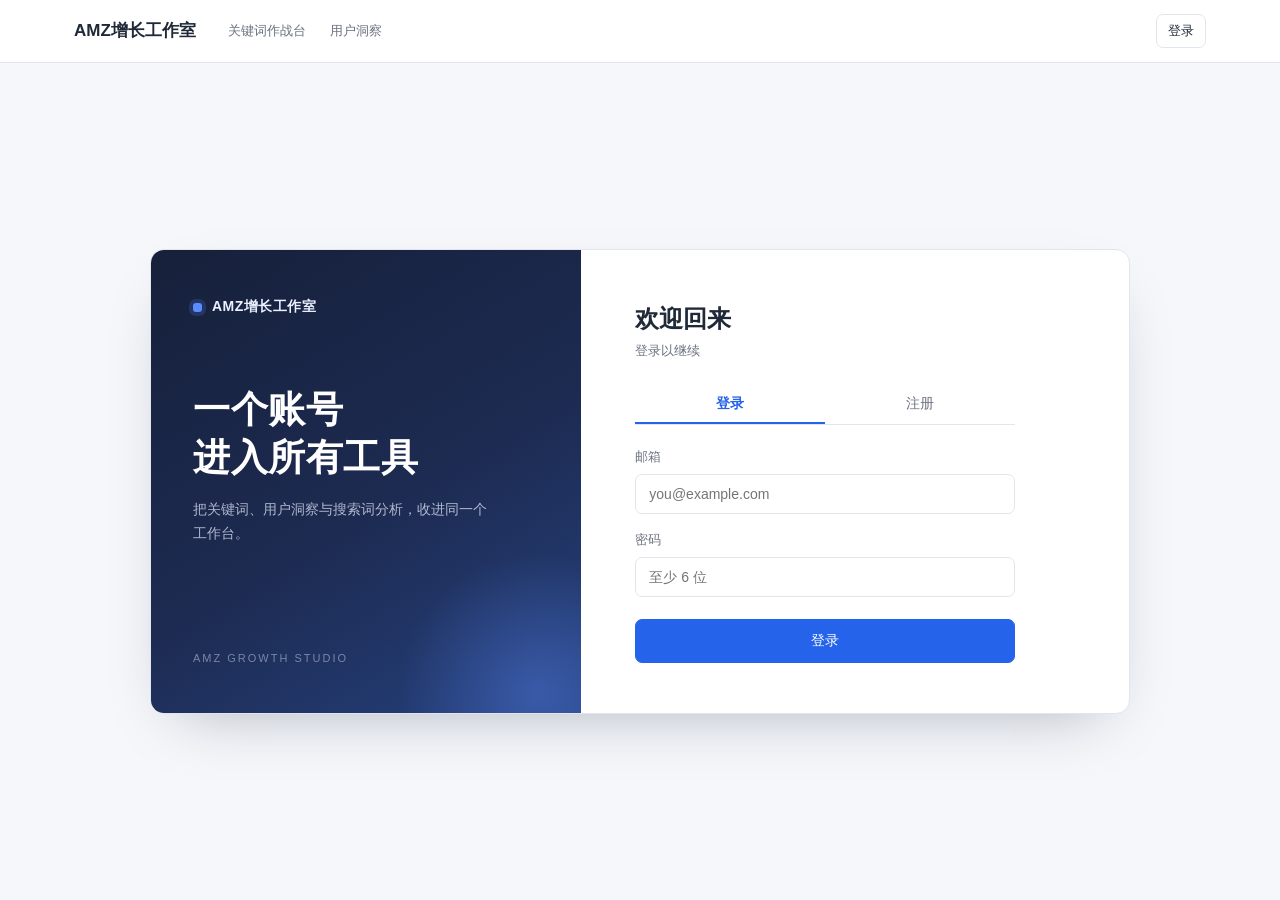
<file: index.html>
<!doctype html>
<html lang="zh-CN">
<head>
<meta charset="utf-8">
<meta name="viewport" content="width=device-width, initial-scale=1">
<title>登录 · AMZ增长工作室</title>
<link rel="icon" href="data:,">
<link rel="stylesheet" href="assets/style.css?v=3">
</head>
<body class="login-page">
<header class="app-header" id="app-header"></header>
<main class="login-stage">
  <section class="login-shell">
    <aside class="login-aside">
      <div class="login-aside-brand"><span class="login-dot"></span> AMZ增长工作室</div>
      <h1>一个账号<br>进入所有工具</h1>
      <p>把关键词、用户洞察与搜索词分析，收进同一个工作台。</p>
      <div class="login-aside-foot">AMZ GROWTH STUDIO</div>
    </aside>
    <div class="login-panel">
      <div class="login-panel-head">
        <h2>欢迎回来</h2>
        <p class="muted">登录以继续</p>
      </div>
      <div class="tabs">
        <button id="tab-login" class="tab active" type="button">登录</button>
        <button id="tab-signup" class="tab" type="button">注册</button>
      </div>
      <form id="form" novalidate>
        <label>邮箱
          <input id="email" type="email" autocomplete="email" placeholder="you@example.com" required>
        </label>
        <label>密码
          <input id="password" type="password" autocomplete="current-password" placeholder="至少 6 位" required>
        </label>
        <p id="hint" class="msg msg-ok" hidden></p>
        <p id="err" class="msg msg-err" role="alert" hidden></p>
        <button id="submit" class="btn btn-primary btn-block" type="submit">登录</button>
      </form>
      <p id="fatal" class="msg msg-err" hidden></p>
    </div>
  </section>
</main>
<script src="assets/config.js"></script>
<script src="assets/supabase.js"></script>
<script src="assets/app.js"></script>
<script>
(function () {
  'use strict';
  var requested = new URLSearchParams(location.search).get('next') || '';
  var next = window.safeNext ? (window.safeNext(requested) || '') : '';
  if (!next) next = (window.APP_BASE || '/') + 'home/';

  if (window.mountHeader) window.mountHeader('');

  var mode = 'login';
  var form = document.getElementById('form');
  var email = document.getElementById('email');
  var password = document.getElementById('password');
  var submit = document.getElementById('submit');
  var err = document.getElementById('err');
  var hint = document.getElementById('hint');

  function setMode(m) {
    mode = m;
    document.getElementById('tab-login').className = 'tab' + (m === 'login' ? ' active' : '');
    document.getElementById('tab-signup').className = 'tab' + (m === 'signup' ? ' active' : '');
    submit.textContent = m === 'login' ? '登录' : '注册';
    password.autocomplete = m === 'login' ? 'current-password' : 'new-password';
    err.hidden = true;
    hint.hidden = true;
  }
  document.getElementById('tab-login').onclick = function () { setMode('login'); };
  document.getElementById('tab-signup').onclick = function () { setMode('signup'); };

  if (window.sb) {
    window.sb.auth.getSession().then(function (r) {
      if (r.data && r.data.session) location.replace(next);
    });
  }

  form.onsubmit = async function (e) {
    e.preventDefault();
    if (!window.sb) { window.showMsg('err', '页面配置没加载好，请刷新重试', 'err'); return; }
    err.hidden = true; hint.hidden = true;
    var mail = email.value.trim();
    var pwd = password.value;
    if (!/^[^\s@]+@[^\s@]+\.[^\s@]+$/.test(mail)) { window.showMsg('err', '邮箱格式不太对', 'err'); return; }
    if (!pwd || pwd.length < 6) { window.showMsg('err', '密码至少 6 位', 'err'); return; }
    submit.disabled = true;
    submit.textContent = mode === 'login' ? '登录中…' : '注册中…';
    try {
      if (mode === 'signup') {
        var r = await window.sb.auth.signUp({ email: mail, password: pwd });
        if (r.error) throw r.error;
        if (r.data && r.data.session) { location.replace(next); return; }
        setMode('login');
        window.showMsg('hint', '注册成功。去邮箱点一下确认链接，再回来登录。', 'ok');
      } else {
        var s = await window.sb.auth.signInWithPassword({ email: mail, password: pwd });
        if (s.error) throw s.error;
        location.replace(next);
      }
    } catch (ex) {
      window.showMsg('err', window.humanError(ex), 'err');
    } finally {
      submit.disabled = false;
      submit.textContent = mode === 'login' ? '登录' : '注册';
    }
  };
})();
</script>
</body>
</html>
</file>
<file: assets/style.css>
:root {
  --bg: #f5f7fa;
  --card: #ffffff;
  --line: #e2e6ec;
  --text: #1f2937;
  --muted: #6b7280;
  --brand: #2563eb;
  --brand-hover: #1d4ed8;
  --danger: #c0392b;
  --ok-bg: #e8f5ee;
  --ok-fg: #0f7a4d;
  --warn-bg: #fdf3e2;
  --warn-fg: #a35b06;
  --gray-bg: #eef1f5;
  --gray-fg: #475569;
}
* { box-sizing: border-box; }
body {
  margin: 0;
  background: var(--bg);
  color: var(--text);
  font: 14px/1.55 -apple-system, BlinkMacSystemFont, "Segoe UI", "PingFang SC", "Microsoft YaHei", sans-serif;
}
a { color: var(--brand); text-decoration: none; }
a:hover { text-decoration: underline; }
.muted { color: var(--muted); }
.hidden { display: none !important; }

.app-header { background: var(--card); border-bottom: 1px solid var(--line); }
.hd-inner { max-width: 1180px; margin: 0 auto; padding: 14px 24px; display: flex; align-items: center; gap: 14px; }
.brand { font-size: 17px; font-weight: 600; color: var(--text); }
.brand:hover { text-decoration: none; }
.hd-sub { color: var(--muted); font-size: 13px; border-left: 1px solid var(--line); padding-left: 14px; }
.hd-spacer { flex: 1; }
.hd-user { color: var(--muted); font-size: 13px; max-width: 260px; overflow: hidden; text-overflow: ellipsis; white-space: nowrap; }

.wrap { max-width: 1180px; margin: 0 auto; padding: 24px; }
.card { background: var(--card); border: 1px solid var(--line); border-radius: 10px; padding: 22px; margin-bottom: 20px; }
.card h2 { font-size: 16px; font-weight: 600; margin: 0 0 6px; }
.card .desc { color: var(--muted); font-size: 13px; margin: 0 0 18px; }
.card-head { display: flex; align-items: center; gap: 12px; margin-bottom: 14px; }
.card-head h2 { margin: 0; }
.card-head .spacer { flex: 1; }

label { display: block; font-size: 13px; color: var(--muted); margin-bottom: 14px; }
input[type=email], input[type=password], input[type=text], input[type=file], select {
  display: block; width: 100%; margin-top: 6px; padding: 9px 11px;
  border: 1px solid var(--line); border-radius: 7px; background: #fff;
  color: var(--text); font-size: 14px; font-family: inherit; outline: none;
}
input:focus, select:focus { border-color: var(--brand); box-shadow: 0 0 0 3px rgba(37,99,235,.10); }
input[type=file] { padding: 7px; }

.btn {
  display: inline-flex; align-items: center; justify-content: center; gap: 6px;
  padding: 9px 16px; border-radius: 7px; border: 1px solid var(--line);
  background: #fff; color: var(--text); font-size: 14px; font-family: inherit;
  cursor: pointer; white-space: nowrap;
}
.btn:hover { border-color: #c9d0da; text-decoration: none; }
.btn:disabled { opacity: .55; cursor: not-allowed; }
.btn-primary { background: var(--brand); border-color: var(--brand); color: #fff; }
.btn-primary:hover { background: var(--brand-hover); border-color: var(--brand-hover); }
.btn-ghost { background: transparent; }
.btn-sm { padding: 6px 11px; font-size: 13px; }
.btn-block { width: 100%; }

.row { display: flex; gap: 18px; align-items: flex-start; }
.row > .col { flex: 1; min-width: 0; }
.field-note { color: var(--muted); font-size: 12px; margin-top: 6px; }

/* 工具页 · 竞对 ASIN 可加行列表（模块 04 表单升级） */
.comp-block { margin-bottom: 6px; }
.comp-head { font-size: 12.5px; color: var(--muted); margin-bottom: 8px; }
.comp-row { display: flex; align-items: center; flex-wrap: wrap; gap: 8px; margin-bottom: 8px; }
/* P6：每家竞对的差评原文独占一行，随 ASIN 一起提交，只在 05 步骤只读展示 */
.comp-row textarea.comp-reviews { flex: 0 0 100%; width: 100%; box-sizing: border-box; min-height: 62px; margin-top: 2px; padding: 7px 9px; font-size: 12px; line-height: 1.5; resize: vertical; }
.comp-row input.comp-asin { flex: 1; margin-top: 0; font-family: ui-monospace, Menlo, Consolas, monospace; letter-spacing: .5px; }
.comp-role { flex: 0 0 auto; font-size: 11px; font-weight: 600; color: #1d4ed8; background: #e8efff; border-radius: 9px; padding: 3px 9px; white-space: nowrap; }
.comp-del { flex: 0 0 auto; width: 28px; height: 28px; border: 1px solid var(--line); border-radius: 6px; background: #fff; color: var(--muted); font-size: 15px; line-height: 1; cursor: pointer; }
.comp-del:hover { color: var(--danger); border-color: #f6cdc9; }
/* 竞对缺失提示：明确告知 04/05 依赖竞对，别让用户以为报告缺模块是 bug */
.need-comp { background:#fff7e6; color:#8a5a00; border:1px solid #f3dcae; border-radius:7px; padding:9px 11px; font-size:12px; line-height:1.55; margin-bottom:10px; }
@media (max-width: 720px) { .row { flex-direction: column; } }

.msg { border-radius: 7px; padding: 10px 12px; font-size: 13px; margin: 10px 0; }
.msg-err { background: #fdeceb; color: var(--danger); border: 1px solid #f6cdc9; }
.msg-ok { background: var(--ok-bg); color: var(--ok-fg); border: 1px solid #c7e7d5; }
.msg-info { background: #eef4ff; color: #1d4ed8; border: 1px solid #d5e2ff; }

.login-body { min-height: 100vh; display: flex; align-items: center; justify-content: center; padding: 24px; }
.login-wrap { width: 100%; max-width: 400px; }
.login-card { padding: 30px; }
.login-card h1 { font-size: 22px; font-weight: 600; margin: 0 0 4px; }
.login-card > .muted { margin: 0 0 22px; font-size: 13px; }
.tabs { display: flex; border-bottom: 1px solid var(--line); margin-bottom: 20px; }
.tab { flex: 1; padding: 9px 0; background: none; border: none; border-bottom: 2px solid transparent;
  color: var(--muted); font-size: 14px; font-family: inherit; cursor: pointer; }
.tab.active { color: var(--brand); border-bottom-color: var(--brand); font-weight: 600; }

.table-scroll { width: 100%; overflow-x: auto; border: 1px solid var(--line); border-radius: 8px; }
table { border-collapse: collapse; width: 100%; font-size: 13px; }
th, td { padding: 9px 12px; text-align: left; border-bottom: 1px solid var(--line); white-space: nowrap; }
th { background: #f8fafc; color: var(--muted); font-weight: 500; font-size: 12px; }
tr:last-child td { border-bottom: none; }
.tag { display: inline-block; padding: 2px 9px; border-radius: 12px; font-size: 12px; }
.tag-wait { background: var(--gray-bg); color: var(--gray-fg); }
.tag-run { background: #e8efff; color: #1d4ed8; }
.tag-done { background: var(--ok-bg); color: var(--ok-fg); }
.tag-fail { background: #fdeceb; color: var(--danger); }
.empty { text-align: center; color: var(--muted); padding: 28px 0; }
.spin { display: inline-block; width: 13px; height: 13px; border: 2px solid var(--line);
  border-top-color: var(--brand); border-radius: 50%; animation: sp .8s linear infinite; vertical-align: -2px; }
@keyframes sp { to { transform: rotate(360deg); } }
.report-frame { width: 100%; min-height: 520px; border: 1px solid var(--line); border-radius: 8px; background: #fff; }
.foot { color: var(--muted); font-size: 12px; text-align: center; padding: 16px 0 28px; }

/* 全局顶部菜单：各页面共用 */
.hd-nav { display: flex; align-items: center; gap: 4px; margin-left: 8px; }
.hd-link { padding: 6px 10px; border-radius: 6px; color: var(--muted); font-size: 13px; white-space: nowrap; }
.hd-link:hover { color: var(--brand); background: var(--gray-bg); text-decoration: none; }
.hd-link.active { color: var(--brand); background: #e8efff; font-weight: 600; }
@media (max-width: 620px) {
  .hd-inner { padding: 12px 16px; gap: 8px; }
  .hd-nav { margin-left: 0; overflow-x: auto; }
  .hd-link { padding: 6px 8px; font-size: 12px; }
  .hd-user { display: none; }
}

/* 首页：横长登录卡（左品牌 + 右表单），只在 .login-page 作用域内 */
.login-page { min-height: 100vh; display: flex; flex-direction: column; }
.login-stage { flex: 1; display: flex; align-items: center; justify-content: center; padding: 40px 24px; }
.login-shell {
  width: 100%; max-width: 980px; min-height: 460px;
  display: grid; grid-template-columns: 44% 56%;
  background: #fff; border: 1px solid var(--line); border-radius: 14px; overflow: hidden;
  box-shadow: 0 24px 60px -30px rgba(21,32,60,.35);
}
.login-aside {
  position: relative; overflow: hidden;
  background: linear-gradient(150deg, #16203a 0%, #1d2b52 55%, #25417e 100%);
  color: #fff; padding: 46px 42px; display: flex; flex-direction: column;
}
.login-aside::after {
  content: ""; position: absolute; width: 280px; height: 280px; right: -96px; bottom: -118px;
  border-radius: 50%; background: radial-gradient(circle, rgba(96,140,255,.36), rgba(96,140,255,0) 70%);
  pointer-events: none;
}
.login-aside-brand { display: flex; align-items: center; gap: 10px; font-size: 14px; font-weight: 600; letter-spacing: .5px; color: #eaf0ff; }
.login-dot { width: 9px; height: 9px; border-radius: 3px; background: #5b8cff; box-shadow: 0 0 0 4px rgba(91,140,255,.18); }
.login-aside h1 { margin: auto 0 16px; font-size: 37px; line-height: 1.3; font-weight: 650; letter-spacing: .5px; }
.login-aside p { margin: 0; color: rgba(233,239,255,.72); font-size: 14px; line-height: 1.7; max-width: 300px; }
.login-aside-foot { margin-top: auto; padding-top: 36px; font-size: 11px; letter-spacing: 2px; color: rgba(233,239,255,.45); }
.login-panel { padding: 50px 54px; display: flex; flex-direction: column; justify-content: center; }
.login-panel > * { width: 100%; max-width: 380px; }
.login-panel-head h2 { margin: 0 0 4px; font-size: 24px; font-weight: 650; }
.login-panel-head .muted { margin: 0 0 24px; font-size: 13px; }
.login-panel .tabs { margin-bottom: 22px; }
.login-panel label { margin-bottom: 16px; }
.login-panel label input { margin-top: 7px; padding: 11px 13px; }
.login-panel .btn-block { padding: 12px 16px; margin-top: 6px; }
@media (max-width: 820px) {
  .login-stage { padding: 24px 16px; }
  .login-shell { grid-template-columns: 1fr; max-width: 440px; min-height: 0; }
  .login-aside { padding: 30px 28px; }
  .login-aside h1 { font-size: 28px; margin: 22px 0 12px; }
  .login-aside p { max-width: none; }
  .login-aside-foot { padding-top: 24px; }
  .login-panel { padding: 30px 28px; }
}
@media (max-width: 480px) {
  .login-aside { padding: 26px 22px; }
  .login-panel { padding: 26px 22px; }
}

/* 工作台：入口由模块配置生成，只展示模块名与一句话 */
.wb-grid { display: grid; grid-template-columns: repeat(auto-fill, minmax(240px, 1fr)); gap: 16px; }
.wb-card { display: flex; flex-direction: column; gap: 8px; padding: 20px; border: 1px solid var(--line); border-radius: 10px; background: #fff; }
.wb-card:hover { border-color: var(--brand); text-decoration: none; }
.wb-name { font-size: 16px; font-weight: 600; color: var(--text); }
.wb-desc { flex: 1; font-size: 13px; color: var(--muted); }
.wb-go { font-size: 13px; font-weight: 600; color: var(--brand); }
</file>
